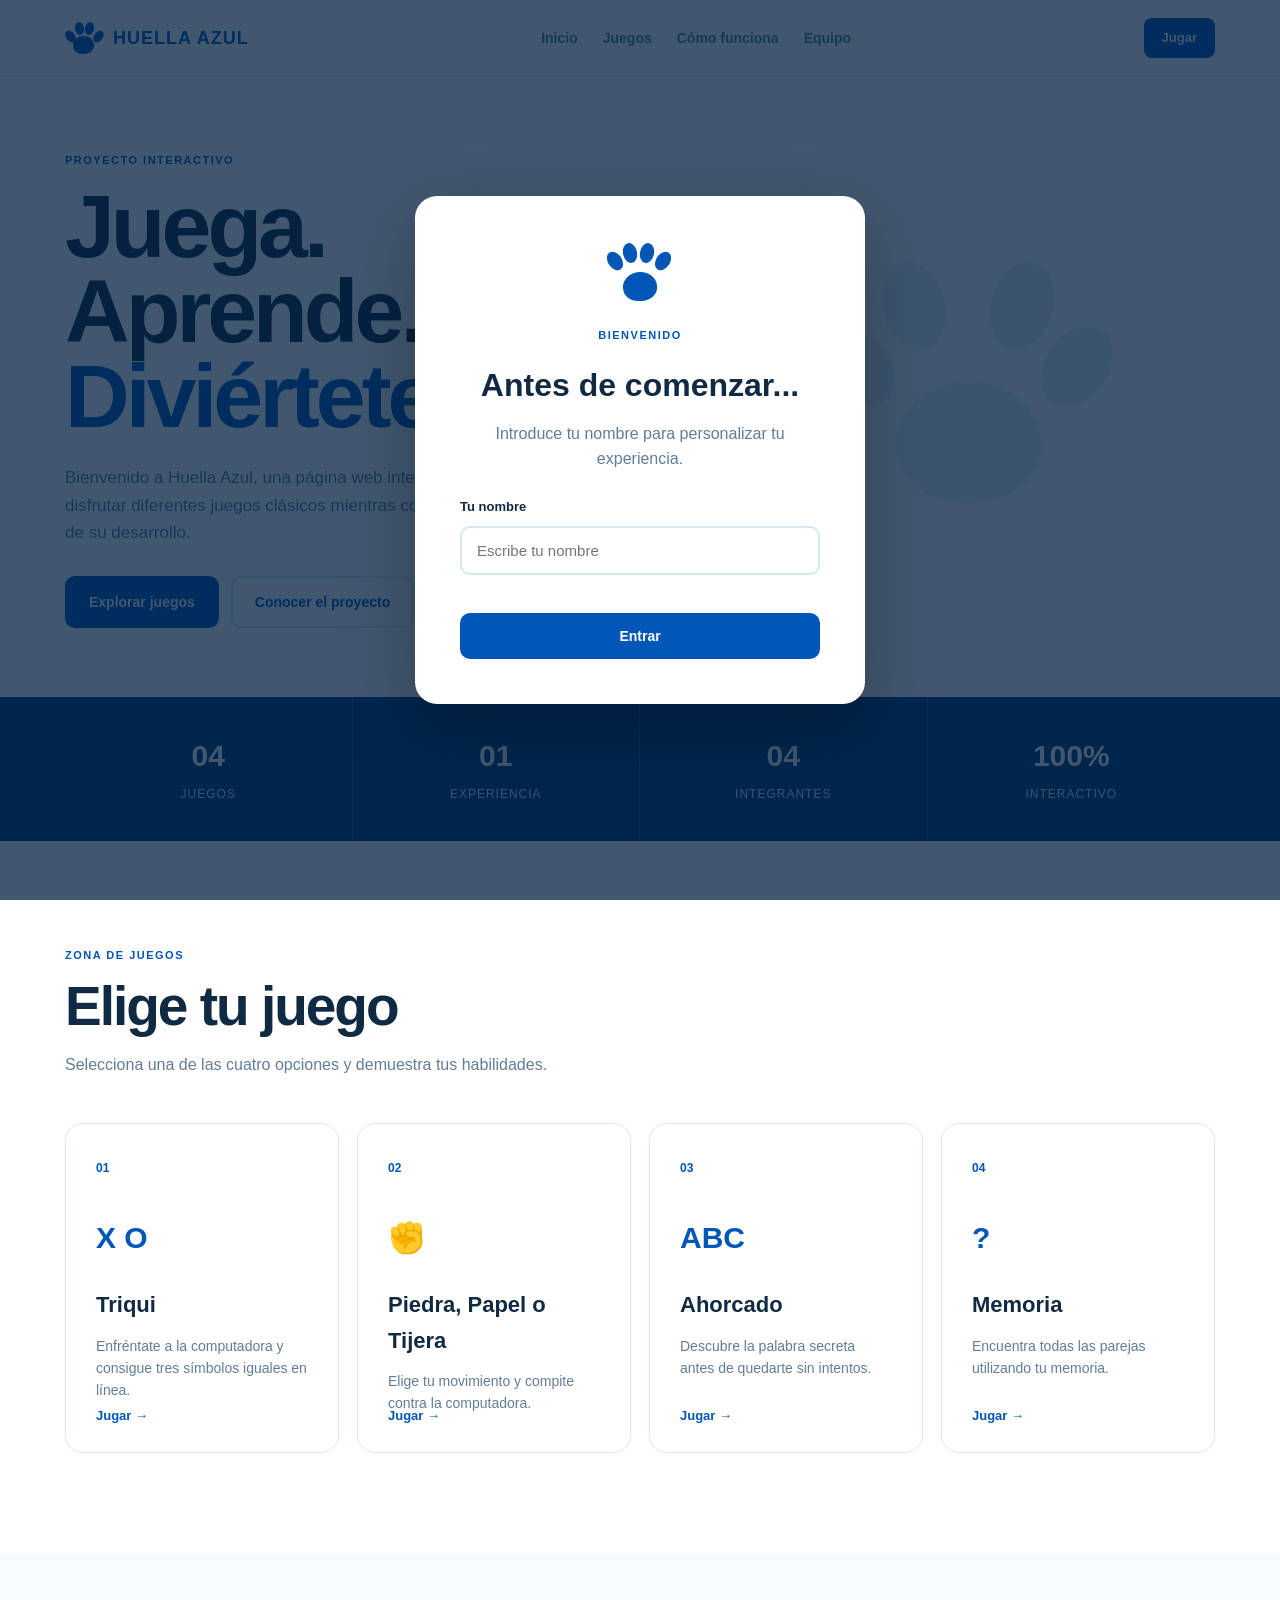
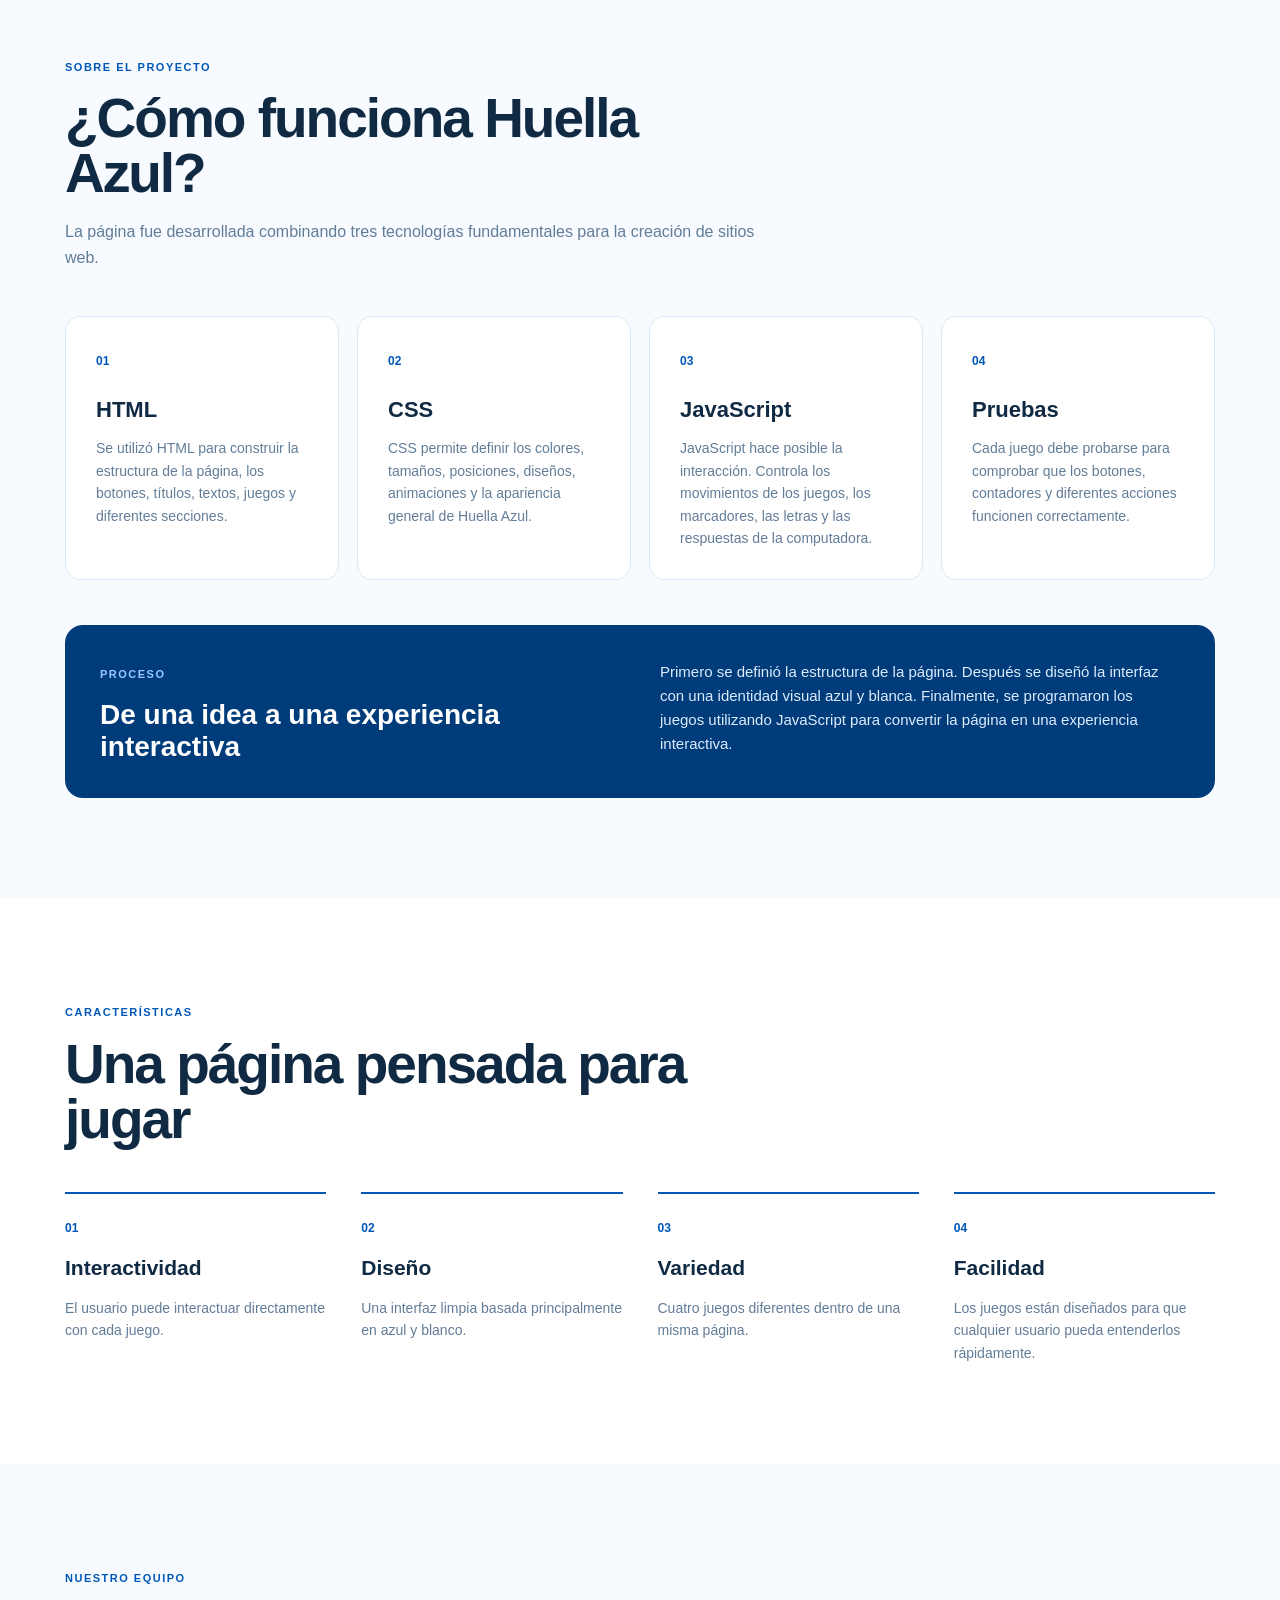
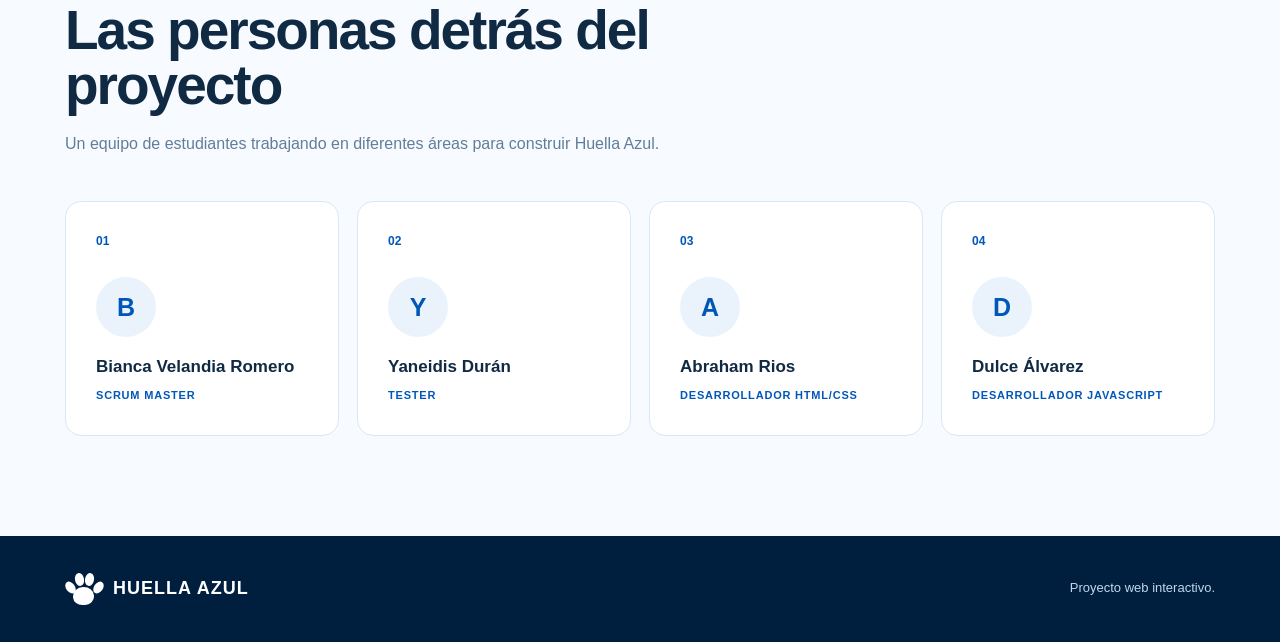
<file: Index.html>
<!DOCTYPE html>
<html lang="es">

<head>
    <meta charset="UTF-8">
    <meta name="viewport" content="width=device-width, initial-scale=1.0">

    <title>Huella Azul | Juegos</title>

    <link rel="stylesheet" href="style.css">
</head>

<body>

    <!-- =========================
         NAVBAR
    ========================== -->

    <header class="navbar">

        <div class="nav-container">

            <a href="index.html" class="logo">

                <span class="paw-logo">
                    <span class="paw-pad"></span>
                    <span class="paw-toe toe-1"></span>
                    <span class="paw-toe toe-2"></span>
                    <span class="paw-toe toe-3"></span>
                    <span class="paw-toe toe-4"></span>
                </span>

                <span>HUELLA AZUL</span>

            </a>

            <nav class="nav-links">

                <a href="#inicio">Inicio</a>
                <a href="#juegos">Juegos</a>
                <a href="#como-funciona">Cómo funciona</a>
                <a href="#equipo">Equipo</a>

            </nav>

            <a href="#juegos" class="nav-button">
                Jugar
            </a>

        </div>

    </header>


    <!-- =========================
         HERO
    ========================== -->

    <main>

        <section id="inicio" class="hero">

            <div class="hero-content">

                <span class="section-tag">
                    PROYECTO INTERACTIVO
                </span>

                <h1>
                    Juega.<br>
                    Aprende.<br>
                    <span>Diviértete.</span>
                </h1>

                <p>
                    Bienvenido a Huella Azul, una página web interactiva
                    creada para disfrutar diferentes juegos clásicos mientras
                    conocemos el proceso detrás de su desarrollo.
                </p>

                <div class="hero-buttons">

                    <a href="#juegos" class="primary-button">
                        Explorar juegos
                    </a>

                    <a href="#como-funciona" class="secondary-button">
                        Conocer el proyecto
                    </a>

                </div>

            </div>

            <div class="hero-decoration">

                <div class="big-paw">
                    <span class="big-paw-pad"></span>
                    <span class="big-paw-toe big-toe-1"></span>
                    <span class="big-paw-toe big-toe-2"></span>
                    <span class="big-paw-toe big-toe-3"></span>
                    <span class="big-paw-toe big-toe-4"></span>
                </div>

            </div>

        </section>


        <!-- =========================
             ESTADÍSTICAS
        ========================== -->

        <section class="stats-section">

            <div class="stats-grid">

                <div class="stat">
                    <strong>04</strong>
                    <span>Juegos</span>
                </div>

                <div class="stat">
                    <strong>01</strong>
                    <span>Experiencia</span>
                </div>

                <div class="stat">
                    <strong>04</strong>
                    <span>Integrantes</span>
                </div>

                <div class="stat">
                    <strong>100%</strong>
                    <span>Interactivo</span>
                </div>

            </div>

        </section>


        <!-- =========================
             JUEGOS
        ========================== -->

        <section id="juegos" class="content-section">

            <div class="section-heading">

                <span class="section-tag">
                    ZONA DE JUEGOS
                </span>

                <h2>
                    Elige tu juego
                </h2>

                <p>
                    Selecciona una de las cuatro opciones y demuestra tus
                    habilidades.
                </p>

            </div>


            <div class="game-cards">

                <a href="juego.html?game=triqui" class="game-card">

                    <span class="game-number">01</span>

                    <div class="game-icon">
                        X O
                    </div>

                    <h3>Triqui</h3>

                    <p>
                        Enfréntate a la computadora y consigue tres símbolos
                        iguales en línea.
                    </p>

                    <span class="game-link">
                        Jugar →
                    </span>

                </a>


                <a href="juego.html?game=ppt" class="game-card">

                    <span class="game-number">02</span>

                    <div class="game-icon">
                        ✊
                    </div>

                    <h3>Piedra, Papel o Tijera</h3>

                    <p>
                        Elige tu movimiento y compite contra la computadora.
                    </p>

                    <span class="game-link">
                        Jugar →
                    </span>

                </a>


                <a href="juego.html?game=ahorcado" class="game-card">

                    <span class="game-number">03</span>

                    <div class="game-icon">
                        ABC
                    </div>

                    <h3>Ahorcado</h3>

                    <p>
                        Descubre la palabra secreta antes de quedarte sin
                        intentos.
                    </p>

                    <span class="game-link">
                        Jugar →
                    </span>

                </a>


                <a href="juego.html?game=memoria" class="game-card">

                    <span class="game-number">04</span>

                    <div class="game-icon">
                        ?
                    </div>

                    <h3>Memoria</h3>

                    <p>
                        Encuentra todas las parejas utilizando tu memoria.
                    </p>

                    <span class="game-link">
                        Jugar →
                    </span>

                </a>

            </div>

        </section>


        <!-- =========================
             INFORMACIÓN
        ========================== -->

        <section id="como-funciona" class="content-section light-section">

            <div class="section-heading">

                <span class="section-tag">
                    SOBRE EL PROYECTO
                </span>

                <h2>
                    ¿Cómo funciona Huella Azul?
                </h2>

                <p>
                    La página fue desarrollada combinando tres tecnologías
                    fundamentales para la creación de sitios web.
                </p>

            </div>


            <div class="steps-grid">

                <article class="step-card">

                    <span>01</span>

                    <h3>HTML</h3>

                    <p>
                        Se utilizó HTML para construir la estructura de la
                        página, los botones, títulos, textos, juegos y
                        diferentes secciones.
                    </p>

                </article>


                <article class="step-card">

                    <span>02</span>

                    <h3>CSS</h3>

                    <p>
                        CSS permite definir los colores, tamaños, posiciones,
                        diseños, animaciones y la apariencia general de
                        Huella Azul.
                    </p>

                </article>


                <article class="step-card">

                    <span>03</span>

                    <h3>JavaScript</h3>

                    <p>
                        JavaScript hace posible la interacción. Controla los
                        movimientos de los juegos, los marcadores, las letras
                        y las respuestas de la computadora.
                    </p>

                </article>


                <article class="step-card">

                    <span>04</span>

                    <h3>Pruebas</h3>

                    <p>
                        Cada juego debe probarse para comprobar que los
                        botones, contadores y diferentes acciones funcionen
                        correctamente.
                    </p>

                </article>

            </div>


            <div class="info-box">

                <div>
                    <span class="section-tag">
                        PROCESO
                    </span>

                    <h3>
                        De una idea a una experiencia interactiva
                    </h3>
                </div>

                <p>
                    Primero se definió la estructura de la página. Después
                    se diseñó la interfaz con una identidad visual azul y
                    blanca. Finalmente, se programaron los juegos utilizando
                    JavaScript para convertir la página en una experiencia
                    interactiva.
                </p>

            </div>

        </section>


        <!-- =========================
             CARACTERÍSTICAS
        ========================== -->

        <section class="content-section">

            <div class="section-heading">

                <span class="section-tag">
                    CARACTERÍSTICAS
                </span>

                <h2>
                    Una página pensada para jugar
                </h2>

            </div>


            <div class="features-grid">

                <div class="feature">
                    <strong>01</strong>
                    <h3>Interactividad</h3>
                    <p>
                        El usuario puede interactuar directamente con cada
                        juego.
                    </p>
                </div>

                <div class="feature">
                    <strong>02</strong>
                    <h3>Diseño</h3>
                    <p>
                        Una interfaz limpia basada principalmente en azul y
                        blanco.
                    </p>
                </div>

                <div class="feature">
                    <strong>03</strong>
                    <h3>Variedad</h3>
                    <p>
                        Cuatro juegos diferentes dentro de una misma página.
                    </p>
                </div>

                <div class="feature">
                    <strong>04</strong>
                    <h3>Facilidad</h3>
                    <p>
                        Los juegos están diseñados para que cualquier usuario
                        pueda entenderlos rápidamente.
                    </p>
                </div>

            </div>

        </section>


        <!-- =========================
             EQUIPO
        ========================== -->

        <section id="equipo" class="content-section light-section">

            <div class="section-heading">

                <span class="section-tag">
                    NUESTRO EQUIPO
                </span>

                <h2>
                    Las personas detrás del proyecto
                </h2>

                <p>
                    Un equipo de estudiantes trabajando en diferentes áreas
                    para construir Huella Azul.
                </p>

            </div>


            <div class="team-grid">

                <article class="member">

                    <div class="member-number">
                        01
                    </div>

                    <div class="member-initial">
                        B
                    </div>

                    <h3>
                        Bianca Velandia Romero
                    </h3>

                    <p class="member-role">
                        Scrum Master
                    </p>

                </article>


                <article class="member">

                    <div class="member-number">
                        02
                    </div>

                    <div class="member-initial">
                        Y
                    </div>

                    <h3>
                        Yaneidis Durán
                    </h3>

                    <p class="member-role">
                        Tester
                    </p>

                </article>


                <article class="member">

                    <div class="member-number">
                        03
                    </div>

                    <div class="member-initial">
                        A
                    </div>

                    <h3>
                        Abraham Rios
                    </h3>

                    <p class="member-role">
                        Desarrollador HTML/CSS
                    </p>

                </article>


                <article class="member">

                    <div class="member-number">
                        04
                    </div>

                    <div class="member-initial">
                        D
                    </div>

                    <h3>
                        Dulce Álvarez
                    </h3>

                    <p class="member-role">
                        Desarrollador JavaScript
                    </p>

                </article>

            </div>

        </section>

    </main>


    <!-- =========================
         FOOTER
    ========================== -->

    <footer class="footer">

        <div class="footer-content">

            <div class="logo footer-logo">

                <span class="paw-logo">
                    <span class="paw-pad"></span>
                    <span class="paw-toe toe-1"></span>
                    <span class="paw-toe toe-2"></span>
                    <span class="paw-toe toe-3"></span>
                    <span class="paw-toe toe-4"></span>
                </span>

                <span>HUELLA AZUL</span>

            </div>

            <p>
                Proyecto web interactivo.
            </p>

        </div>

    </footer>


    <!-- =========================
         VENTANA DEL NOMBRE
    ========================== -->

    <div id="name-modal" class="name-modal">

        <div class="name-card">

            <div class="modal-paw">

                <span class="paw-pad"></span>
                <span class="paw-toe toe-1"></span>
                <span class="paw-toe toe-2"></span>
                <span class="paw-toe toe-3"></span>
                <span class="paw-toe toe-4"></span>

            </div>

            <span class="section-tag">
                BIENVENIDO
            </span>

            <h2>
                Antes de comenzar...
            </h2>

            <p>
                Introduce tu nombre para personalizar tu experiencia.
            </p>

            <form id="name-form">

                <label for="player-name">
                    Tu nombre
                </label>

                <input
                    type="text"
                    id="player-name"
                    placeholder="Escribe tu nombre"
                    autocomplete="off"
                    maxlength="25"
                >

                <p id="name-error" class="name-error"></p>

                <button
                    type="submit"
                    class="primary-button">
                    Entrar
                </button>

            </form>

        </div>

    </div>


    <script src="juego.js"></script>

</body>

</html>
</file>
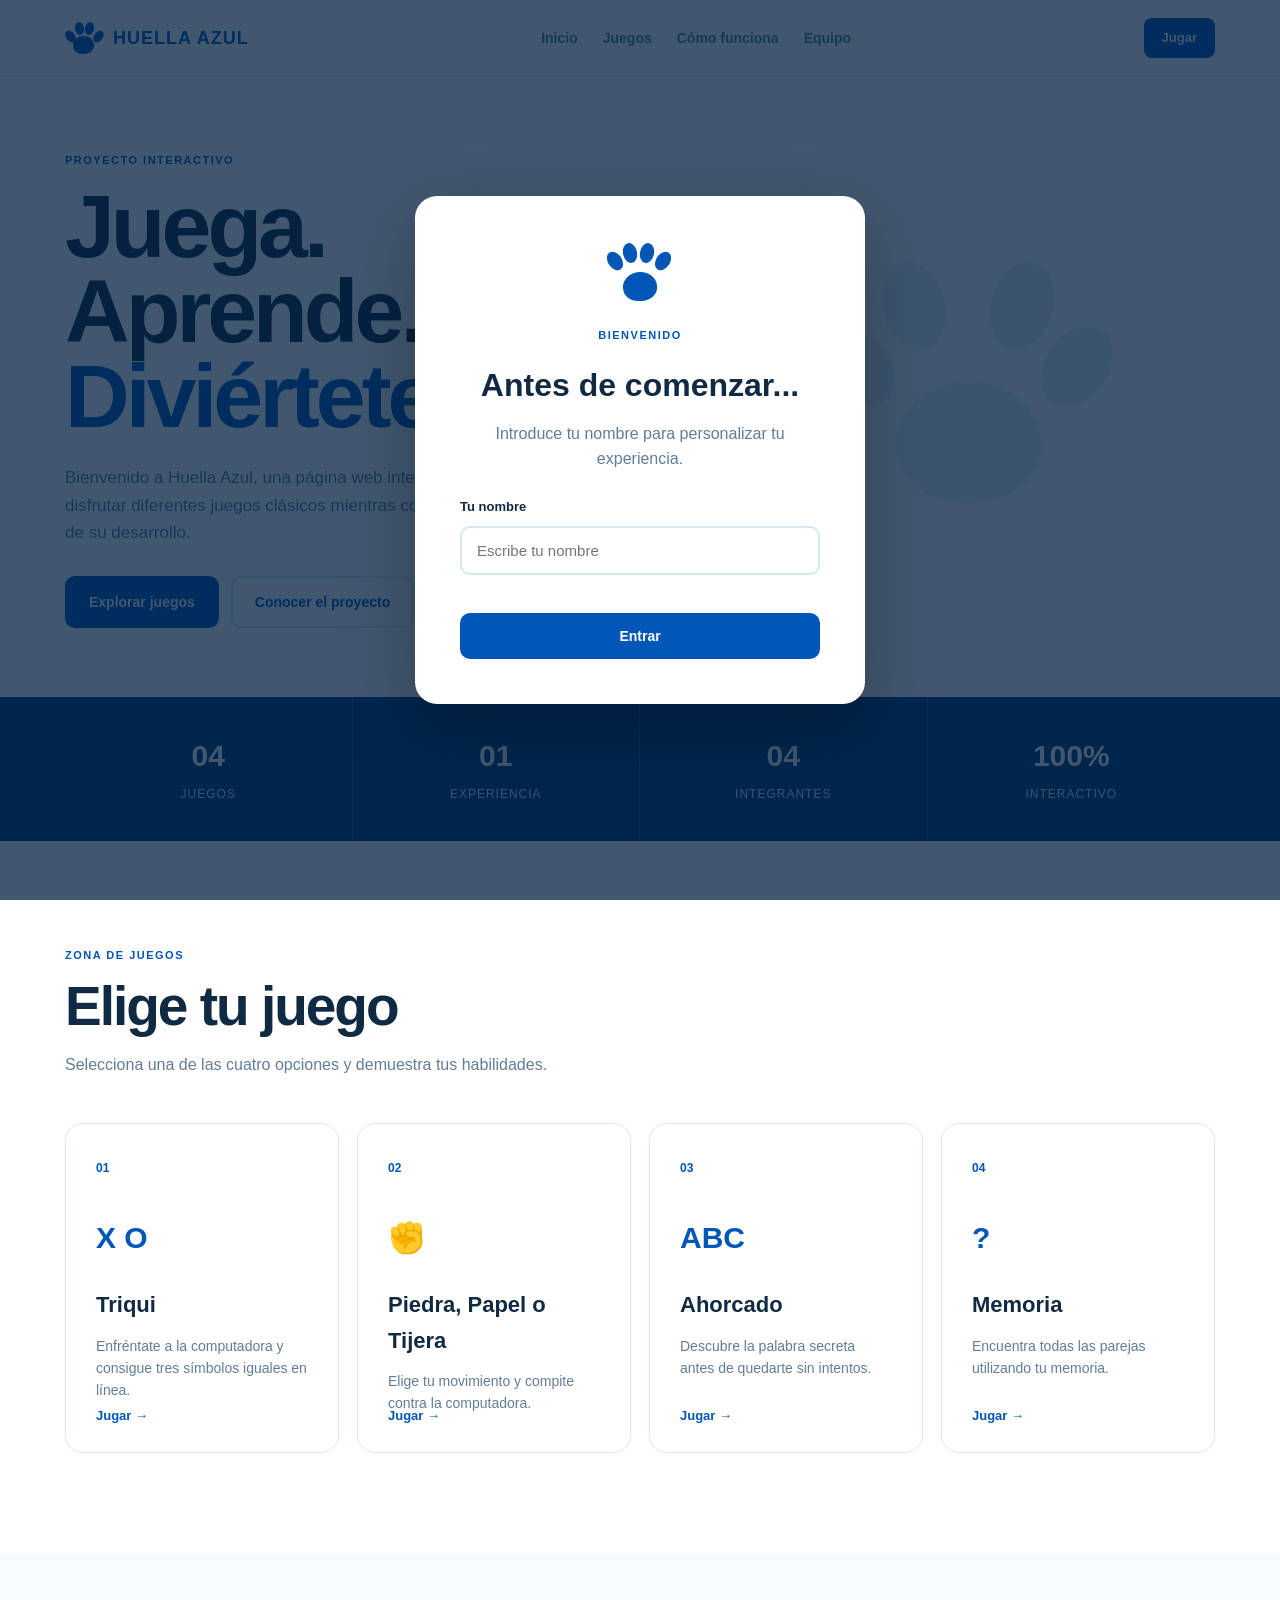
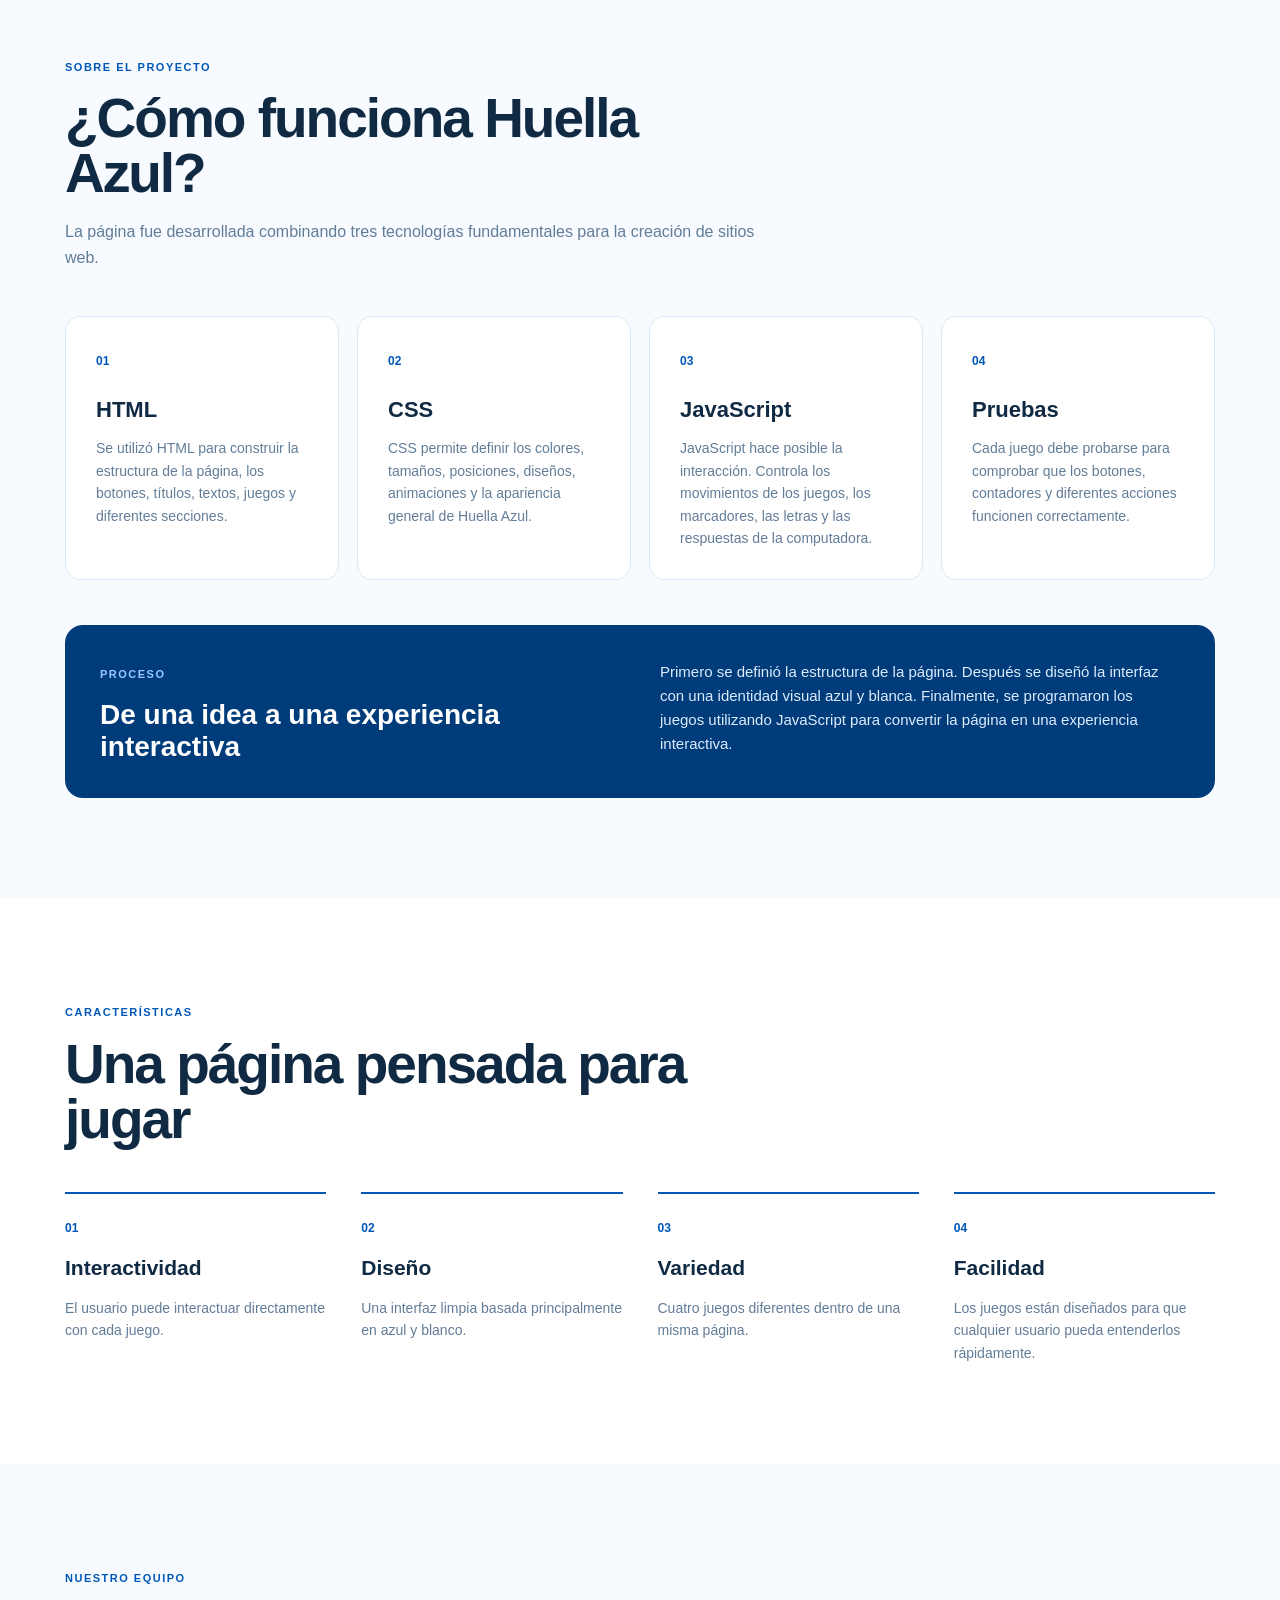
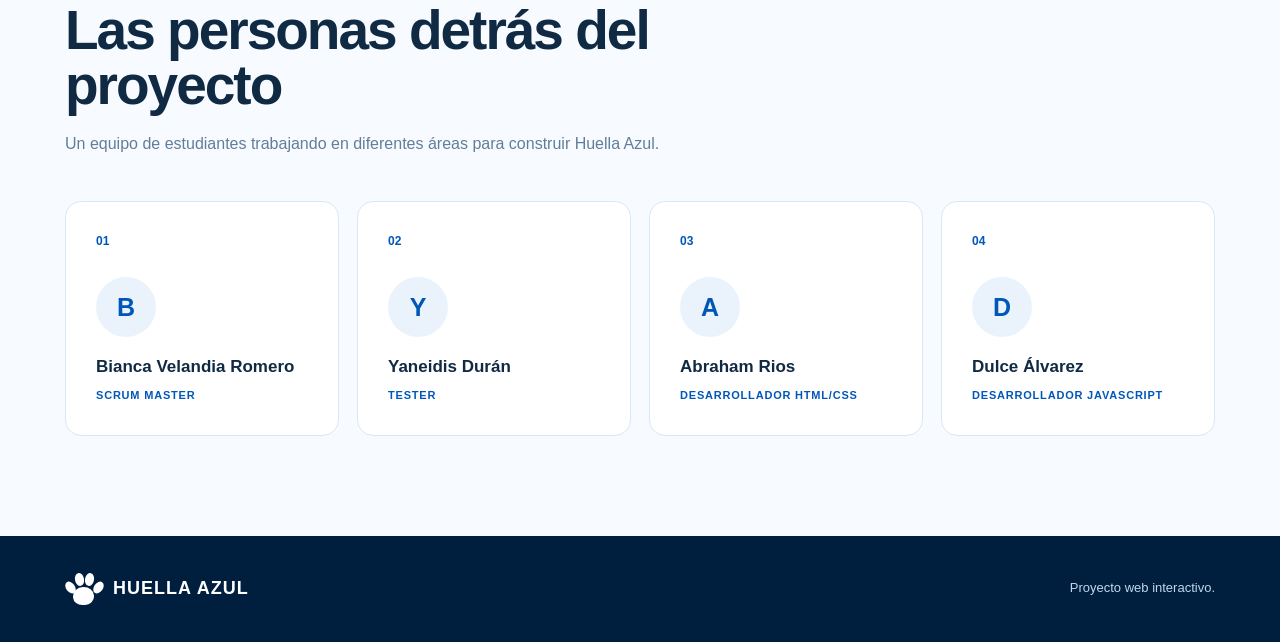
<file: index.html>
<!DOCTYPE html>
<html lang="es">

<head>
    <meta charset="UTF-8">
    <meta name="viewport" content="width=device-width, initial-scale=1.0">

    <title>Huella Azul | Juegos</title>

    <link rel="stylesheet" href="style.css">
</head>

<body>

    <!-- =========================
         NAVBAR
    ========================== -->

    <header class="navbar">

        <div class="nav-container">

            <a href="index.html" class="logo">

                <span class="paw-logo">
                    <span class="paw-pad"></span>
                    <span class="paw-toe toe-1"></span>
                    <span class="paw-toe toe-2"></span>
                    <span class="paw-toe toe-3"></span>
                    <span class="paw-toe toe-4"></span>
                </span>

                <span>HUELLA AZUL</span>

            </a>

            <nav class="nav-links">

                <a href="#inicio">Inicio</a>
                <a href="#juegos">Juegos</a>
                <a href="#como-funciona">Cómo funciona</a>
                <a href="#equipo">Equipo</a>

            </nav>

            <a href="#juegos" class="nav-button">
                Jugar
            </a>

        </div>

    </header>


    <!-- =========================
         HERO
    ========================== -->

    <main>

        <section id="inicio" class="hero">

            <div class="hero-content">

                <span class="section-tag">
                    PROYECTO INTERACTIVO
                </span>

                <h1>
                    Juega.<br>
                    Aprende.<br>
                    <span>Diviértete.</span>
                </h1>

                <p>
                    Bienvenido a Huella Azul, una página web interactiva
                    creada para disfrutar diferentes juegos clásicos mientras
                    conocemos el proceso detrás de su desarrollo.
                </p>

                <div class="hero-buttons">

                    <a href="#juegos" class="primary-button">
                        Explorar juegos
                    </a>

                    <a href="#como-funciona" class="secondary-button">
                        Conocer el proyecto
                    </a>

                </div>

            </div>

            <div class="hero-decoration">

                <div class="big-paw">
                    <span class="big-paw-pad"></span>
                    <span class="big-paw-toe big-toe-1"></span>
                    <span class="big-paw-toe big-toe-2"></span>
                    <span class="big-paw-toe big-toe-3"></span>
                    <span class="big-paw-toe big-toe-4"></span>
                </div>

            </div>

        </section>


        <!-- =========================
             ESTADÍSTICAS
        ========================== -->

        <section class="stats-section">

            <div class="stats-grid">

                <div class="stat">
                    <strong>04</strong>
                    <span>Juegos</span>
                </div>

                <div class="stat">
                    <strong>01</strong>
                    <span>Experiencia</span>
                </div>

                <div class="stat">
                    <strong>04</strong>
                    <span>Integrantes</span>
                </div>

                <div class="stat">
                    <strong>100%</strong>
                    <span>Interactivo</span>
                </div>

            </div>

        </section>


        <!-- =========================
             JUEGOS
        ========================== -->

        <section id="juegos" class="content-section">

            <div class="section-heading">

                <span class="section-tag">
                    ZONA DE JUEGOS
                </span>

                <h2>
                    Elige tu juego
                </h2>

                <p>
                    Selecciona una de las cuatro opciones y demuestra tus
                    habilidades.
                </p>

            </div>


            <div class="game-cards">

                <a href="juego.html?game=triqui" class="game-card">

                    <span class="game-number">01</span>

                    <div class="game-icon">
                        X O
                    </div>

                    <h3>Triqui</h3>

                    <p>
                        Enfréntate a la computadora y consigue tres símbolos
                        iguales en línea.
                    </p>

                    <span class="game-link">
                        Jugar →
                    </span>

                </a>


                <a href="juego.html?game=ppt" class="game-card">

                    <span class="game-number">02</span>

                    <div class="game-icon">
                        ✊
                    </div>

                    <h3>Piedra, Papel o Tijera</h3>

                    <p>
                        Elige tu movimiento y compite contra la computadora.
                    </p>

                    <span class="game-link">
                        Jugar →
                    </span>

                </a>


                <a href="juego.html?game=ahorcado" class="game-card">

                    <span class="game-number">03</span>

                    <div class="game-icon">
                        ABC
                    </div>

                    <h3>Ahorcado</h3>

                    <p>
                        Descubre la palabra secreta antes de quedarte sin
                        intentos.
                    </p>

                    <span class="game-link">
                        Jugar →
                    </span>

                </a>


                <a href="juego.html?game=memoria" class="game-card">

                    <span class="game-number">04</span>

                    <div class="game-icon">
                        ?
                    </div>

                    <h3>Memoria</h3>

                    <p>
                        Encuentra todas las parejas utilizando tu memoria.
                    </p>

                    <span class="game-link">
                        Jugar →
                    </span>

                </a>

            </div>

        </section>


        <!-- =========================
             INFORMACIÓN
        ========================== -->

        <section id="como-funciona" class="content-section light-section">

            <div class="section-heading">

                <span class="section-tag">
                    SOBRE EL PROYECTO
                </span>

                <h2>
                    ¿Cómo funciona Huella Azul?
                </h2>

                <p>
                    La página fue desarrollada combinando tres tecnologías
                    fundamentales para la creación de sitios web.
                </p>

            </div>


            <div class="steps-grid">

                <article class="step-card">

                    <span>01</span>

                    <h3>HTML</h3>

                    <p>
                        Se utilizó HTML para construir la estructura de la
                        página, los botones, títulos, textos, juegos y
                        diferentes secciones.
                    </p>

                </article>


                <article class="step-card">

                    <span>02</span>

                    <h3>CSS</h3>

                    <p>
                        CSS permite definir los colores, tamaños, posiciones,
                        diseños, animaciones y la apariencia general de
                        Huella Azul.
                    </p>

                </article>


                <article class="step-card">

                    <span>03</span>

                    <h3>JavaScript</h3>

                    <p>
                        JavaScript hace posible la interacción. Controla los
                        movimientos de los juegos, los marcadores, las letras
                        y las respuestas de la computadora.
                    </p>

                </article>


                <article class="step-card">

                    <span>04</span>

                    <h3>Pruebas</h3>

                    <p>
                        Cada juego debe probarse para comprobar que los
                        botones, contadores y diferentes acciones funcionen
                        correctamente.
                    </p>

                </article>

            </div>


            <div class="info-box">

                <div>
                    <span class="section-tag">
                        PROCESO
                    </span>

                    <h3>
                        De una idea a una experiencia interactiva
                    </h3>
                </div>

                <p>
                    Primero se definió la estructura de la página. Después
                    se diseñó la interfaz con una identidad visual azul y
                    blanca. Finalmente, se programaron los juegos utilizando
                    JavaScript para convertir la página en una experiencia
                    interactiva.
                </p>

            </div>

        </section>


        <!-- =========================
             CARACTERÍSTICAS
        ========================== -->

        <section class="content-section">

            <div class="section-heading">

                <span class="section-tag">
                    CARACTERÍSTICAS
                </span>

                <h2>
                    Una página pensada para jugar
                </h2>

            </div>


            <div class="features-grid">

                <div class="feature">
                    <strong>01</strong>
                    <h3>Interactividad</h3>
                    <p>
                        El usuario puede interactuar directamente con cada
                        juego.
                    </p>
                </div>

                <div class="feature">
                    <strong>02</strong>
                    <h3>Diseño</h3>
                    <p>
                        Una interfaz limpia basada principalmente en azul y
                        blanco.
                    </p>
                </div>

                <div class="feature">
                    <strong>03</strong>
                    <h3>Variedad</h3>
                    <p>
                        Cuatro juegos diferentes dentro de una misma página.
                    </p>
                </div>

                <div class="feature">
                    <strong>04</strong>
                    <h3>Facilidad</h3>
                    <p>
                        Los juegos están diseñados para que cualquier usuario
                        pueda entenderlos rápidamente.
                    </p>
                </div>

            </div>

        </section>


        <!-- =========================
             EQUIPO
        ========================== -->

        <section id="equipo" class="content-section light-section">

            <div class="section-heading">

                <span class="section-tag">
                    NUESTRO EQUIPO
                </span>

                <h2>
                    Las personas detrás del proyecto
                </h2>

                <p>
                    Un equipo de estudiantes trabajando en diferentes áreas
                    para construir Huella Azul.
                </p>

            </div>


            <div class="team-grid">

                <article class="member">

                    <div class="member-number">
                        01
                    </div>

                    <div class="member-initial">
                        B
                    </div>

                    <h3>
                        Bianca Velandia Romero
                    </h3>

                    <p class="member-role">
                        Scrum Master
                    </p>

                </article>


                <article class="member">

                    <div class="member-number">
                        02
                    </div>

                    <div class="member-initial">
                        Y
                    </div>

                    <h3>
                        Yaneidis Durán
                    </h3>

                    <p class="member-role">
                        Tester
                    </p>

                </article>


                <article class="member">

                    <div class="member-number">
                        03
                    </div>

                    <div class="member-initial">
                        A
                    </div>

                    <h3>
                        Abraham Rios
                    </h3>

                    <p class="member-role">
                        Desarrollador HTML/CSS
                    </p>

                </article>


                <article class="member">

                    <div class="member-number">
                        04
                    </div>

                    <div class="member-initial">
                        D
                    </div>

                    <h3>
                        Dulce Álvarez
                    </h3>

                    <p class="member-role">
                        Desarrollador JavaScript
                    </p>

                </article>

            </div>

        </section>

    </main>


    <!-- =========================
         FOOTER
    ========================== -->

    <footer class="footer">

        <div class="footer-content">

            <div class="logo footer-logo">

                <span class="paw-logo">
                    <span class="paw-pad"></span>
                    <span class="paw-toe toe-1"></span>
                    <span class="paw-toe toe-2"></span>
                    <span class="paw-toe toe-3"></span>
                    <span class="paw-toe toe-4"></span>
                </span>

                <span>HUELLA AZUL</span>

            </div>

            <p>
                Proyecto web interactivo.
            </p>

        </div>

    </footer>


    <!-- =========================
         VENTANA DEL NOMBRE
    ========================== -->

    <div id="name-modal" class="name-modal">

        <div class="name-card">

            <div class="modal-paw">

                <span class="paw-pad"></span>
                <span class="paw-toe toe-1"></span>
                <span class="paw-toe toe-2"></span>
                <span class="paw-toe toe-3"></span>
                <span class="paw-toe toe-4"></span>

            </div>

            <span class="section-tag">
                BIENVENIDO
            </span>

            <h2>
                Antes de comenzar...
            </h2>

            <p>
                Introduce tu nombre para personalizar tu experiencia.
            </p>

            <form id="name-form">

                <label for="player-name">
                    Tu nombre
                </label>

                <input
                    type="text"
                    id="player-name"
                    placeholder="Escribe tu nombre"
                    autocomplete="off"
                    maxlength="25"
                >

                <p id="name-error" class="name-error"></p>

                <button
                    type="submit"
                    class="primary-button">
                    Entrar
                </button>

            </form>

        </div>

    </div>


    <script src="juego.js"></script>

</body>

</html>
</file>
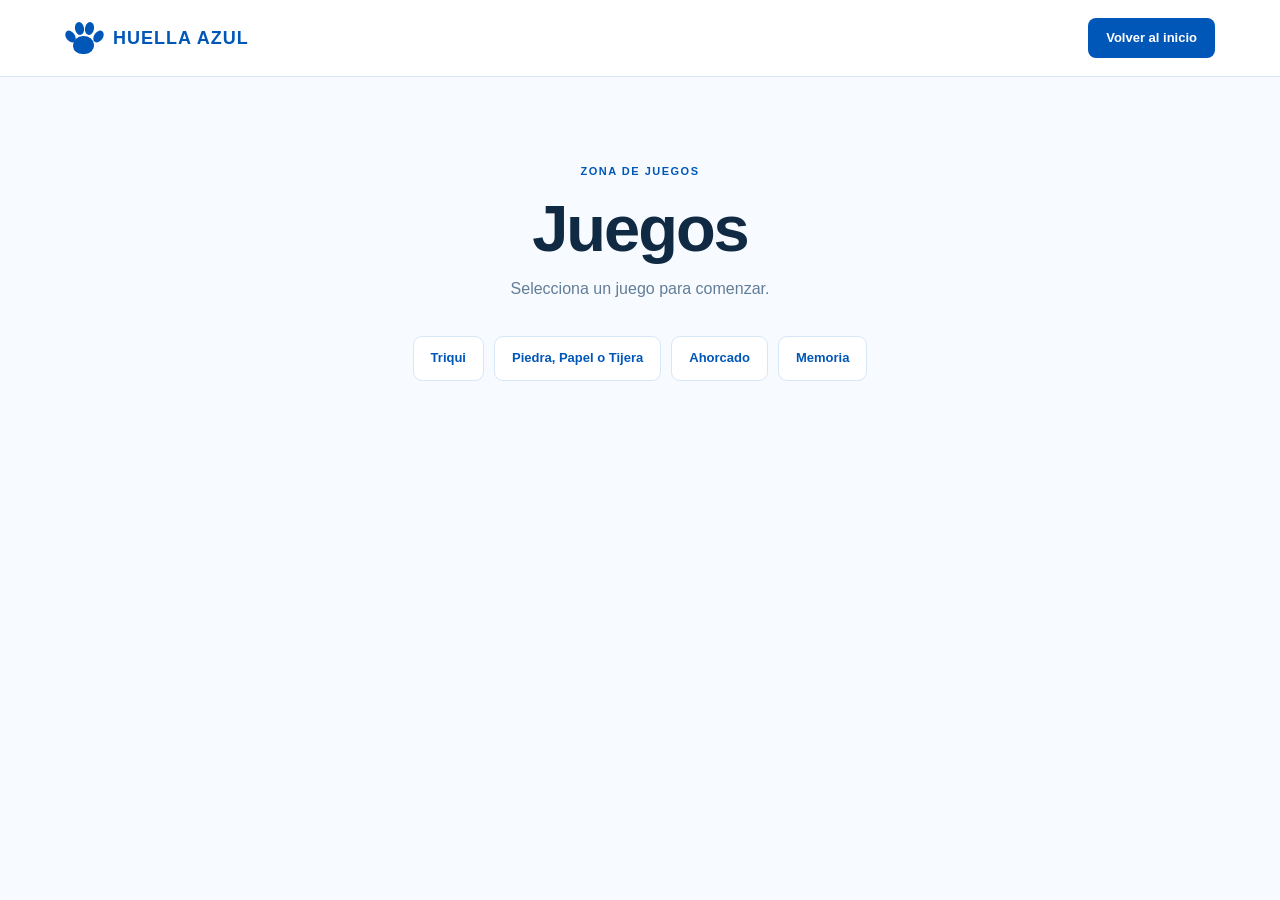
<file: juego.html>
<!DOCTYPE html>
<html lang="es">

<head>

    <meta charset="UTF-8">
    <meta name="viewport" content="width=device-width, initial-scale=1.0">

    <title>Huella Azul | Juegos</title>

    <link rel="stylesheet" href="style.css">

</head>


<body class="game-page">


    <!-- =========================
         NAVBAR
    ========================== -->

    <header class="navbar">

        <div class="nav-container">

            <a href="index.html" class="logo">

                <span class="paw-logo">
                    <span class="paw-pad"></span>
                    <span class="paw-toe toe-1"></span>
                    <span class="paw-toe toe-2"></span>
                    <span class="paw-toe toe-3"></span>
                    <span class="paw-toe toe-4"></span>
                </span>

                <span>HUELLA AZUL</span>

            </a>

            <a href="index.html" class="nav-button">
                Volver al inicio
            </a>

        </div>

    </header>


    <!-- =========================
         CONTENIDO
    ========================== -->

    <main class="game-container">


        <section class="game-header">

            <span class="section-tag">
                ZONA DE JUEGOS
            </span>

            <h1 id="game-title">
                Juegos
            </h1>

            <p id="game-description">
                Selecciona un juego para comenzar.
            </p>

        </section>


        <!-- =========================
             SELECTOR
        ========================== -->

        <div class="game-selector">

            <a
                href="juego.html?game=triqui"
                class="selector-button">
                Triqui
            </a>

            <a
                href="juego.html?game=ppt"
                class="selector-button">
                Piedra, Papel o Tijera
            </a>

            <a
                href="juego.html?game=ahorcado"
                class="selector-button">
                Ahorcado
            </a>

            <a
                href="juego.html?game=memoria"
                class="selector-button">
                Memoria
            </a>

        </div>


        <!-- ==================================================
             TRIQUI
        =================================================== -->

        <section id="triqui-game" class="game-panel hidden">

            <div class="scoreboard">

                <div>
                    <span id="triqui-player-name">
                        Jugador
                    </span>

                    <strong id="triqui-player-score">
                        0
                    </strong>
                </div>

                <div>
                    <span>
                        Computadora
                    </span>

                    <strong id="triqui-computer-score">
                        0
                    </strong>
                </div>

            </div>


            <div class="triqui-board">

                <button
                    type="button"
                    class="triqui-cell"
                    data-index="0">
                </button>

                <button
                    type="button"
                    class="triqui-cell"
                    data-index="1">
                </button>

                <button
                    type="button"
                    class="triqui-cell"
                    data-index="2">
                </button>

                <button
                    type="button"
                    class="triqui-cell"
                    data-index="3">
                </button>

                <button
                    type="button"
                    class="triqui-cell"
                    data-index="4">
                </button>

                <button
                    type="button"
                    class="triqui-cell"
                    data-index="5">
                </button>

                <button
                    type="button"
                    class="triqui-cell"
                    data-index="6">
                </button>

                <button
                    type="button"
                    class="triqui-cell"
                    data-index="7">
                </button>

                <button
                    type="button"
                    class="triqui-cell"
                    data-index="8">
                </button>

            </div>


            <p id="triqui-message" class="game-message">
                Tu turno. Coloca una X.
            </p>


            <button
                type="button"
                id="triqui-reset"
                class="primary-button">
                Nueva partida
            </button>

        </section>


        <!-- ==================================================
             PIEDRA PAPEL TIJERA
             NO SE CAMBIA SU FUNCIONAMIENTO
        =================================================== -->

        <section id="ppt-game" class="game-panel hidden">


            <div class="scoreboard">

                <div>

                    <span id="player-name-score">
                        Jugador
                    </span>

                    <strong id="ppt-player-score">
                        0
                    </strong>

                </div>


                <div>

                    <span>
                        Computadora
                    </span>

                    <strong id="ppt-computer-score">
                        0
                    </strong>

                </div>


                <div>

                    <span>
                        Empates
                    </span>

                    <strong id="ppt-draw-score">
                        0
                    </strong>

                </div>

            </div>


            <div class="choices-display">

                <div class="choice-display">

                    <span>
                        Tu elección
                    </span>

                    <div id="player-choice">
                        ?
                    </div>

                </div>


                <div class="vs">
                    VS
                </div>


                <div class="choice-display">

                    <span>
                        Computadora
                    </span>

                    <div id="computer-choice">
                        ?
                    </div>

                </div>

            </div>


            <p id="ppt-result" class="game-message">
                Elige una opción para comenzar.
            </p>


            <div class="choice-buttons">

                <button
                    type="button"
                    class="choice-button"
                    data-choice="piedra"
                    aria-label="Piedra">
                    ✊
                </button>

                <button
                    type="button"
                    class="choice-button"
                    data-choice="papel"
                    aria-label="Papel">
                    ✋
                </button>

                <button
                    type="button"
                    class="choice-button"
                    data-choice="tijera"
                    aria-label="Tijera">
                    ✌️
                </button>

            </div>


            <button
                type="button"
                id="ppt-reset"
                class="secondary-button">
                Reiniciar marcador
            </button>

        </section>


        <!-- ==================================================
             AHORCADO
        =================================================== -->

        <section id="ahorcado-game" class="game-panel hidden">


            <div class="hangman-drawing">

                <div class="hangman-head"></div>
                <div class="hangman-body"></div>

                <div class="hangman-arm left"></div>
                <div class="hangman-arm right"></div>

                <div class="hangman-leg left"></div>
                <div class="hangman-leg right"></div>

            </div>


            <div class="hangman-info">

                <p class="attempts-text">

                    Intentos restantes:

                    <strong id="hangman-attempts">
                        6
                    </strong>

                </p>


                <div
                    id="hangman-word"
                    class="hangman-word">
                    _ _ _ _ _
                </div>


                <p
                    id="hangman-message"
                    class="game-message">
                    Selecciona una letra.
                </p>


                <div
                    id="keyboard"
                    class="keyboard">
                </div>


                <button
                    type="button"
                    id="hangman-reset"
                    class="primary-button">
                    Nueva palabra
                </button>

            </div>

        </section>


        <!-- ==================================================
             MEMORIA
             NO SE CAMBIA SU FUNCIONAMIENTO
        =================================================== -->

        <section id="memoria-game" class="game-panel hidden">


            <div class="memory-info">

                <div>

                    Movimientos

                    <strong id="memory-moves">
                        0
                    </strong>

                </div>


                <div>

                    Parejas

                    <strong id="memory-pairs">
                        0
                    </strong>

                </div>

            </div>


            <div
                id="memory-board"
                class="memory-board">
            </div>


            <p
                id="memory-message"
                class="game-message">
                Encuentra todas las parejas.
            </p>


            <button
                type="button"
                id="memory-reset"
                class="primary-button">
                Reiniciar juego
            </button>

        </section>

    </main>


    <script src="juego.js"></script>

</body>

</html>
</file>
<file: style.css>
/* ==================================================
   GENERAL
================================================== */

* {
    box-sizing: border-box;
    margin: 0;
    padding: 0;
}

html {
    scroll-behavior: smooth;
}

body {
    font-family: Arial, Helvetica, sans-serif;
    background: #ffffff;
    color: #102a43;
    line-height: 1.6;
}

a {
    text-decoration: none;
    color: inherit;
}

button,
input {
    font-family: inherit;
}

.hidden {
    display: none !important;
}


/* ==================================================
   COLORES
================================================== */

:root {
    --blue: #0057b8;
    --dark-blue: #003b7a;
    --light-blue: #eaf3fb;
    --lighter-blue: #f7fbff;
    --border: #d8e7f5;
    --text: #102a43;
    --gray: #627d98;
    --white: #ffffff;
}


/* ==================================================
   NAVBAR
================================================== */

.navbar {
    position: sticky;
    top: 0;
    z-index: 1000;

    background: rgba(255, 255, 255, 0.96);

    border-bottom: 1px solid var(--border);
}

.nav-container {
    width: min(1150px, 92%);
    margin: auto;

    min-height: 76px;

    display: flex;
    align-items: center;
    justify-content: space-between;

    gap: 25px;
}

.logo {
    display: flex;
    align-items: center;
    gap: 10px;

    color: var(--blue);

    font-size: 18px;
    font-weight: 900;
    letter-spacing: 1px;
}


/* ==================================================
   LOGO HUELLITA
================================================== */

.paw-logo {
    position: relative;

    width: 38px;
    height: 36px;

    display: inline-block;
}

.paw-pad,
.paw-toe {
    position: absolute;

    background: var(--blue);

    display: block;
}

.paw-pad {
    width: 21px;
    height: 18px;

    border-radius: 50% 50% 45% 45%;

    left: 8px;
    bottom: 2px;

    transform: rotate(-3deg);
}

.paw-toe {
    width: 9px;
    height: 13px;

    border-radius: 50%;
}

.toe-1 {
    left: 1px;
    top: 10px;
    transform: rotate(-35deg);
}

.toe-2 {
    left: 10px;
    top: 2px;
    transform: rotate(-12deg);
}

.toe-3 {
    left: 20px;
    top: 2px;
    transform: rotate(12deg);
}

.toe-4 {
    left: 29px;
    top: 10px;
    transform: rotate(35deg);
}


/* ==================================================
   NAV LINKS
================================================== */

.nav-links {
    display: flex;
    gap: 25px;
}

.nav-links a {
    color: var(--gray);

    font-size: 14px;
    font-weight: 600;

    transition: 0.2s ease;
}

.nav-links a:hover {
    color: var(--blue);
}

.nav-button {
    background: var(--blue);
    color: white;

    padding: 10px 18px;

    border-radius: 8px;

    font-size: 13px;
    font-weight: 700;

    transition: 0.2s ease;
}

.nav-button:hover {
    background: var(--dark-blue);
}


/* ==================================================
   BOTONES
================================================== */

.primary-button,
.secondary-button {
    display: inline-flex;
    align-items: center;
    justify-content: center;

    border-radius: 10px;

    padding: 13px 22px;

    font-size: 14px;
    font-weight: 700;

    cursor: pointer;

    transition: 0.2s ease;
}

.primary-button {
    border: 2px solid var(--blue);

    background: var(--blue);
    color: white;
}

.primary-button:hover {
    background: var(--dark-blue);
    border-color: var(--dark-blue);

    transform: translateY(-2px);
}

.secondary-button {
    border: 2px solid var(--border);

    background: white;
    color: var(--blue);
}

.secondary-button:hover {
    border-color: var(--blue);
    background: var(--light-blue);
}


/* ==================================================
   HERO
================================================== */

.hero {
    width: min(1150px, 92%);
    margin: auto;

    min-height: 620px;

    display: grid;
    grid-template-columns: 1.1fr 0.9fr;

    align-items: center;

    gap: 50px;
}

.hero-content {
    max-width: 620px;
}

.section-tag {
    display: inline-block;

    color: var(--blue);

    font-size: 11px;
    font-weight: 800;

    letter-spacing: 1.5px;
    text-transform: uppercase;

    margin-bottom: 15px;
}

.hero h1 {
    font-size: clamp(50px, 7vw, 90px);

    line-height: 0.95;

    letter-spacing: -4px;

    margin-bottom: 25px;
}

.hero h1 span {
    color: var(--blue);
}

.hero p {
    max-width: 560px;

    color: var(--gray);

    font-size: 17px;

    margin-bottom: 30px;
}

.hero-buttons {
    display: flex;
    gap: 12px;

    flex-wrap: wrap;
}

.hero-decoration {
    display: flex;
    align-items: center;
    justify-content: center;
}

.big-paw {
    position: relative;

    width: 280px;
    height: 260px;
}

.big-paw-pad,
.big-paw-toe {
    position: absolute;

    background: var(--light-blue);

    display: block;
}

.big-paw-pad {
    width: 145px;
    height: 120px;

    border-radius: 50% 50% 45% 45%;

    left: 68px;
    bottom: 15px;
}

.big-paw-toe {
    width: 62px;
    height: 88px;

    border-radius: 50%;
}

.big-toe-1 {
    left: 0;
    top: 65px;
    transform: rotate(-35deg);
}

.big-toe-2 {
    left: 55px;
    top: 5px;
    transform: rotate(-15deg);
}

.big-toe-3 {
    right: 55px;
    top: 5px;
    transform: rotate(15deg);
}

.big-toe-4 {
    right: 0;
    top: 65px;
    transform: rotate(35deg);
}


/* ==================================================
   STATS
================================================== */

.stats-section {
    background: var(--dark-blue);
    color: white;
}

.stats-grid {
    width: min(1150px, 92%);
    margin: auto;

    display: grid;
    grid-template-columns: repeat(4, 1fr);
}

.stat {
    padding: 35px 20px;

    text-align: center;

    border-right: 1px solid rgba(255,255,255,0.15);
}

.stat:last-child {
    border-right: none;
}

.stat strong {
    display: block;

    font-size: 30px;
}

.stat span {
    color: #dcecff;

    font-size: 12px;

    text-transform: uppercase;
    letter-spacing: 1px;
}


/* ==================================================
   SECCIONES
================================================== */

.content-section {
    width: min(1150px, 92%);
    margin: auto;

    padding: 100px 0;
}

.light-section {
    width: 100%;

    padding-left: max(4%, calc((100% - 1150px) / 2));
    padding-right: max(4%, calc((100% - 1150px) / 2));

    background: var(--lighter-blue);
}

.section-heading {
    max-width: 700px;

    margin-bottom: 45px;
}

.section-heading h2 {
    font-size: clamp(35px, 5vw, 55px);

    line-height: 1;

    margin-bottom: 18px;

    letter-spacing: -2px;
}

.section-heading p {
    color: var(--gray);

    font-size: 16px;
}


/* ==================================================
   GAME CARDS
================================================== */

.game-cards {
    display: grid;

    grid-template-columns: repeat(4, 1fr);

    gap: 18px;
}

.game-card {
    position: relative;

    padding: 30px;

    min-height: 330px;

    background: white;

    border: 1px solid var(--border);

    border-radius: 18px;

    transition: 0.25s ease;
}

.game-card:hover {
    transform: translateY(-7px);

    border-color: var(--blue);

    box-shadow: 0 15px 35px rgba(0, 87, 184, 0.1);
}

.game-number {
    color: var(--blue);

    font-size: 12px;
    font-weight: 800;
}

.game-icon {
    margin: 35px 0 25px;

    color: var(--blue);

    font-size: 30px;
    font-weight: 900;
}

.game-card h3 {
    font-size: 22px;

    margin-bottom: 12px;
}

.game-card p {
    color: var(--gray);

    font-size: 14px;
}

.game-link {
    position: absolute;

    bottom: 25px;
    left: 30px;

    color: var(--blue);

    font-size: 13px;
    font-weight: 800;
}


/* ==================================================
   STEPS
================================================== */

.steps-grid {
    display: grid;

    grid-template-columns: repeat(4, 1fr);

    gap: 18px;
}

.step-card {
    padding: 30px;

    background: white;

    border: 1px solid var(--border);

    border-radius: 15px;
}

.step-card > span {
    color: var(--blue);

    font-size: 12px;
    font-weight: 900;
}

.step-card h3 {
    margin: 20px 0 10px;

    font-size: 22px;
}

.step-card p {
    color: var(--gray);

    font-size: 14px;
}


/* ==================================================
   INFO BOX
================================================== */

.info-box {
    margin-top: 45px;

    padding: 35px;

    display: grid;
    grid-template-columns: 1fr 1fr;

    gap: 40px;

    background: var(--dark-blue);

    border-radius: 18px;

    color: white;
}

.info-box .section-tag {
    color: #9bc8ff;
}

.info-box h3 {
    font-size: 28px;

    line-height: 1.15;
}

.info-box p {
    color: #dcecff;

    font-size: 15px;
}


/* ==================================================
   FEATURES
================================================== */

.features-grid {
    display: grid;

    grid-template-columns: repeat(4, 1fr);

    gap: 35px;
}

.feature {
    border-top: 2px solid var(--blue);

    padding-top: 20px;
}

.feature strong {
    color: var(--blue);

    font-size: 12px;
}

.feature h3 {
    margin: 12px 0;

    font-size: 21px;
}

.feature p {
    color: var(--gray);

    font-size: 14px;
}


/* ==================================================
   TEAM
================================================== */

.team-grid {
    display: grid;

    grid-template-columns: repeat(4, 1fr);

    gap: 18px;
}

.member {
    position: relative;

    padding: 30px;

    background: white;

    border: 1px solid var(--border);

    border-radius: 16px;
}

.member-number {
    color: var(--blue);

    font-size: 12px;
    font-weight: 900;
}

.member-initial {
    width: 60px;
    height: 60px;

    margin: 25px 0 20px;

    display: flex;
    align-items: center;
    justify-content: center;

    border-radius: 50%;

    background: var(--light-blue);

    color: var(--blue);

    font-size: 25px;
    font-weight: 900;
}

.member h3 {
    font-size: 17px;

    line-height: 1.2;

    margin-bottom: 10px;
}

.member-role {
    color: var(--blue);

    font-size: 11px;

    font-weight: 700;

    text-transform: uppercase;

    letter-spacing: 0.8px;
}


/* ==================================================
   FOOTER
================================================== */

.footer {
    padding: 35px 0;

    background: #001f3f;

    color: white;
}

.footer-content {
    width: min(1150px, 92%);
    margin: auto;

    display: flex;
    justify-content: space-between;
    align-items: center;
}

.footer-logo {
    color: white;
}

.footer-logo .paw-pad,
.footer-logo .paw-toe {
    background: white;
}

.footer p {
    color: #bdd7ef;

    font-size: 13px;
}


/* ==================================================
   MODAL DEL NOMBRE
================================================== */

.name-modal {
    position: fixed;

    inset: 0;

    z-index: 2000;

    background: rgba(0, 31, 63, 0.75);

    display: flex;
    align-items: center;
    justify-content: center;

    padding: 20px;
}

.name-modal.hidden {
    display: none !important;
}

.name-card {
    width: min(450px, 100%);

    background: white;

    padding: 45px;

    border-radius: 22px;

    text-align: center;

    box-shadow: 0 25px 70px rgba(0,0,0,0.25);
}

.modal-paw {
    position: relative;

    width: 65px;
    height: 60px;

    margin: 0 auto 20px;
}

.modal-paw .paw-pad {
    width: 34px;
    height: 29px;

    left: 15px;
    bottom: 0;
}

.modal-paw .paw-toe {
    width: 14px;
    height: 20px;
}

.modal-paw .toe-1 {
    left: 0;
}

.modal-paw .toe-2 {
    left: 15px;
}

.modal-paw .toe-3 {
    left: 32px;
}

.modal-paw .toe-4 {
    left: 48px;
}

.name-card h2 {
    font-size: 32px;

    margin-bottom: 10px;
}

.name-card > p {
    color: var(--gray);

    margin-bottom: 25px;
}

#name-form {
    text-align: left;
}

#name-form label {
    display: block;

    margin-bottom: 8px;

    font-size: 13px;
    font-weight: 700;
}

#player-name {
    width: 100%;

    padding: 14px 15px;

    border: 2px solid var(--border);

    border-radius: 10px;

    outline: none;

    font-size: 15px;

    margin-bottom: 8px;
}

#player-name:focus {
    border-color: var(--blue);
}

#name-form .primary-button {
    width: 100%;

    margin-top: 10px;
}

.name-error {
    min-height: 20px;

    color: #c62828;

    font-size: 12px;
}


/* ==================================================
   PÁGINA DE JUEGOS
================================================== */

.game-page {
    min-height: 100vh;

    background: var(--lighter-blue);
}

.game-container {
    width: min(1000px, 92%);
    margin: auto;

    padding: 80px 0 100px;
}

.game-header {
    text-align: center;

    margin-bottom: 35px;
}

.game-header h1 {
    font-size: clamp(40px, 6vw, 65px);

    line-height: 1;

    margin-bottom: 15px;

    letter-spacing: -2px;
}

.game-header p {
    color: var(--gray);
}


/* ==================================================
   SELECTOR DE JUEGOS
================================================== */

.game-selector {
    display: flex;

    justify-content: center;

    flex-wrap: wrap;

    gap: 10px;

    margin-bottom: 30px;
}

.selector-button {
    padding: 11px 17px;

    background: white;

    border: 1px solid var(--border);

    border-radius: 9px;

    color: var(--blue);

    font-size: 13px;
    font-weight: 700;

    transition: 0.2s ease;
}

.selector-button:hover {
    background: var(--blue);

    border-color: var(--blue);

    color: white;
}


/* ==================================================
   GAME PANEL
================================================== */

.game-panel {
    background: white;

    border: 1px solid var(--border);

    border-radius: 22px;

    padding: 40px;

    text-align: center;

    box-shadow: 0 15px 45px rgba(0, 87, 184, 0.07);
}

.game-message {
    color: var(--gray);

    font-size: 15px;

    margin: 20px 0;
}


/* ==================================================
   SCOREBOARD
================================================== */

.scoreboard {
    display: flex;

    justify-content: center;

    gap: 15px;

    flex-wrap: wrap;

    margin-bottom: 30px;
}

.scoreboard > div {
    min-width: 135px;

    padding: 15px 20px;

    background: var(--light-blue);

    border-radius: 12px;
}

.scoreboard span {
    display: block;

    color: var(--gray);

    font-size: 11px;

    font-weight: 700;

    text-transform: uppercase;
}

.scoreboard strong {
    display: block;

    margin-top: 4px;

    color: var(--blue);

    font-size: 27px;
}


/* ==================================================
   TRIQUI
================================================== */

.triqui-board {
    width: min(390px, 100%);

    margin: 0 auto;

    display: grid;

    grid-template-columns: repeat(3, 1fr);

    gap: 10px;
}

.triqui-cell {
    width: 100%;
    aspect-ratio: 1;

    border: none;

    background: var(--light-blue);

    color: var(--blue);

    border-radius: 14px;

    font-size: 52px;

    font-weight: 900;

    cursor: pointer;

    display: flex;

    align-items: center;
    justify-content: center;

    transition:
        background 0.2s ease,
        transform 0.15s ease;
}

.triqui-cell:hover {
    background: #dcecf9;

    transform: scale(1.03);
}

.triqui-cell.x {
    color: var(--blue);
}

.triqui-cell.o {
    color: #102a43;
}


/* ==================================================
   PIEDRA PAPEL TIJERA
================================================== */

.choices-display {
    display: flex;

    align-items: center;

    justify-content: center;

    gap: 35px;

    margin: 25px 0;
}

.choice-display span {
    display: block;

    color: var(--gray);

    font-size: 12px;

    margin-bottom: 8px;
}

.choice-display div {
    width: 100px;
    height: 100px;

    display: flex;

    align-items: center;
    justify-content: center;

    background: var(--light-blue);

    border-radius: 18px;

    font-size: 45px;
}

.vs {
    color: var(--blue);

    font-size: 14px;

    font-weight: 900;
}

.choice-buttons {
    display: flex;

    justify-content: center;

    gap: 15px;

    margin: 25px 0;
}

.choice-button {
    background: white;

    color: var(--blue);

    border: 2px solid var(--border);

    width: 95px;
    height: 95px;

    border-radius: 18px;

    font-size: 42px;

    display: flex;

    align-items: center;
    justify-content: center;

    cursor: pointer;

    transition:
        transform 0.2s ease,
        border-color 0.2s ease,
        background 0.2s ease;
}

.choice-button:hover {
    border-color: var(--blue);

    background: var(--light-blue);

    transform: translateY(-5px);
}


/* ==================================================
   AHORCADO
================================================== */

.hangman-drawing {
    width: 180px;
    height: 210px;

    margin: 0 auto 20px;

    position: relative;
}

.hangman-drawing::before {
    content: "";

    position: absolute;

    left: 25px;
    bottom: 0;

    width: 100px;
    height: 5px;

    background: var(--dark-blue);
}

.hangman-drawing::after {
    content: "";

    position: absolute;

    left: 45px;
    bottom: 5px;

    width: 5px;
    height: 185px;

    background: var(--dark-blue);
}

.hangman-head {
    position: absolute;

    top: 35px;
    left: 90px;

    width: 55px;
    height: 55px;

    border: 5px solid var(--dark-blue);

    border-radius: 50%;
}

.hangman-body {
    position: absolute;

    top: 88px;
    left: 115px;

    width: 5px;
    height: 65px;

    background: var(--dark-blue);
}

.hangman-arm,
.hangman-leg {
    position: absolute;

    width: 5px;

    background: var(--dark-blue);
}

.hangman-arm {
    top: 100px;
    height: 45px;
}

.hangman-arm.left {
    left: 115px;

    transform: rotate(55deg);
}

.hangman-arm.right {
    left: 115px;

    transform: rotate(-55deg);
}

.hangman-leg {
    top: 140px;
    height: 50px;
}

.hangman-leg.left {
    left: 115px;

    transform: rotate(35deg);
}

.hangman-leg.right {
    left: 115px;

    transform: rotate(-35deg);
}

.attempts-text {
    margin-bottom: 15px;

    color: var(--gray);
}

.attempts-text strong {
    color: var(--blue);

    font-size: 20px;
}

.hangman-word {
    color: var(--blue);

    font-size: 32px;
    font-weight: 900;

    letter-spacing: 8px;

    min-height: 50px;
}


/* ==================================================
   TECLADO AHORCADO
================================================== */

.keyboard {
    width: min(650px, 100%);

    margin: 25px auto;

    display: grid;

    grid-template-columns: repeat(7, 1fr);

    gap: 8px;
}

.letter-button {
    min-height: 44px;

    border: 2px solid var(--border);

    border-radius: 9px;

    background: white;

    color: var(--blue);

    font-size: 15px;

    font-weight: 800;

    cursor: pointer;

    transition: 0.2s ease;
}

.letter-button:hover {
    background: var(--light-blue);

    border-color: var(--blue);

    transform: translateY(-2px);
}

.letter-button:disabled {
    cursor: default;

    opacity: 0.6;
}

.letter-button.correct {
    background: var(--light-blue);

    border-color: var(--blue);
}

.letter-button.wrong {
    background: #f1f1f1;

    border-color: #999;

    color: #666;
}


/* ==================================================
   MEMORIA
================================================== */

.memory-info {
    display: flex;

    justify-content: center;

    gap: 20px;

    margin-bottom: 25px;
}

.memory-info > div {
    min-width: 130px;

    padding: 15px;

    background: var(--light-blue);

    border-radius: 12px;

    color: var(--gray);

    font-size: 12px;
}

.memory-info strong {
    display: block;

    color: var(--blue);

    font-size: 25px;
}

.memory-board {
    width: min(560px, 100%);

    margin: auto;

    display: grid;

    grid-template-columns: repeat(4, 1fr);

    gap: 12px;
}

.memory-card {
    aspect-ratio: 1;

    border: none;

    background: var(--blue);

    color: white;

    border-radius: 16px;

    font-size: 38px;

    font-weight: 900;

    cursor: pointer;

    display: flex;

    align-items: center;
    justify-content: center;

    transition:
        transform 0.2s ease,
        background 0.2s ease;
}

.memory-card:hover {
    transform: translateY(-4px);

    background: #0068d8;
}

.memory-card.flipped,
.memory-card.matched {
    background: var(--light-blue);

    color: var(--blue);
}

.memory-card.matched {
    opacity: 0.65;

    cursor: default;
}


/* ==================================================
   RESPONSIVE
================================================== */

@media (max-width: 900px) {

    .nav-links {
        display: none;
    }

    .hero {
        grid-template-columns: 1fr;

        text-align: center;

        padding: 70px 0;
    }

    .hero-content {
        margin: auto;
    }

    .hero-buttons {
        justify-content: center;
    }

    .hero-decoration {
        display: none;
    }

    .game-cards,
    .steps-grid,
    .features-grid,
    .team-grid {
        grid-template-columns: repeat(2, 1fr);
    }

    .stats-grid {
        grid-template-columns: repeat(2, 1fr);
    }

    .stat:nth-child(2) {
        border-right: none;
    }

    .info-box {
        grid-template-columns: 1fr;
    }
}


@media (max-width: 600px) {

    .nav-container {
        min-height: 65px;
    }

    .nav-button {
        padding: 8px 12px;
    }

    .content-section {
        padding: 70px 0;
    }

    .light-section {
        padding-left: 4%;
        padding-right: 4%;
    }

    .game-cards,
    .steps-grid,
    .features-grid,
    .team-grid {
        grid-template-columns: 1fr;
    }

    .stats-grid {
        grid-template-columns: repeat(2, 1fr);
    }

    .stat {
        padding: 25px 10px;
    }

    .game-container {
        padding-top: 50px;
    }

    .game-panel {
        padding: 25px 15px;
    }

    .choices-display {
        gap: 10px;
    }

    .choice-display div {
        width: 80px;
        height: 80px;
    }

    .choice-button {
        width: 75px;
        height: 75px;

        font-size: 34px;
    }

    .keyboard {
        grid-template-columns: repeat(6, 1fr);

        gap: 6px;
    }

    .letter-button {
        min-height: 40px;

        font-size: 13px;
    }

    .memory-board {
        gap: 8px;
    }

    .memory-card {
        font-size: 28px;
    }

    .name-card {
        padding: 30px 22px;
    }
}
</file>
